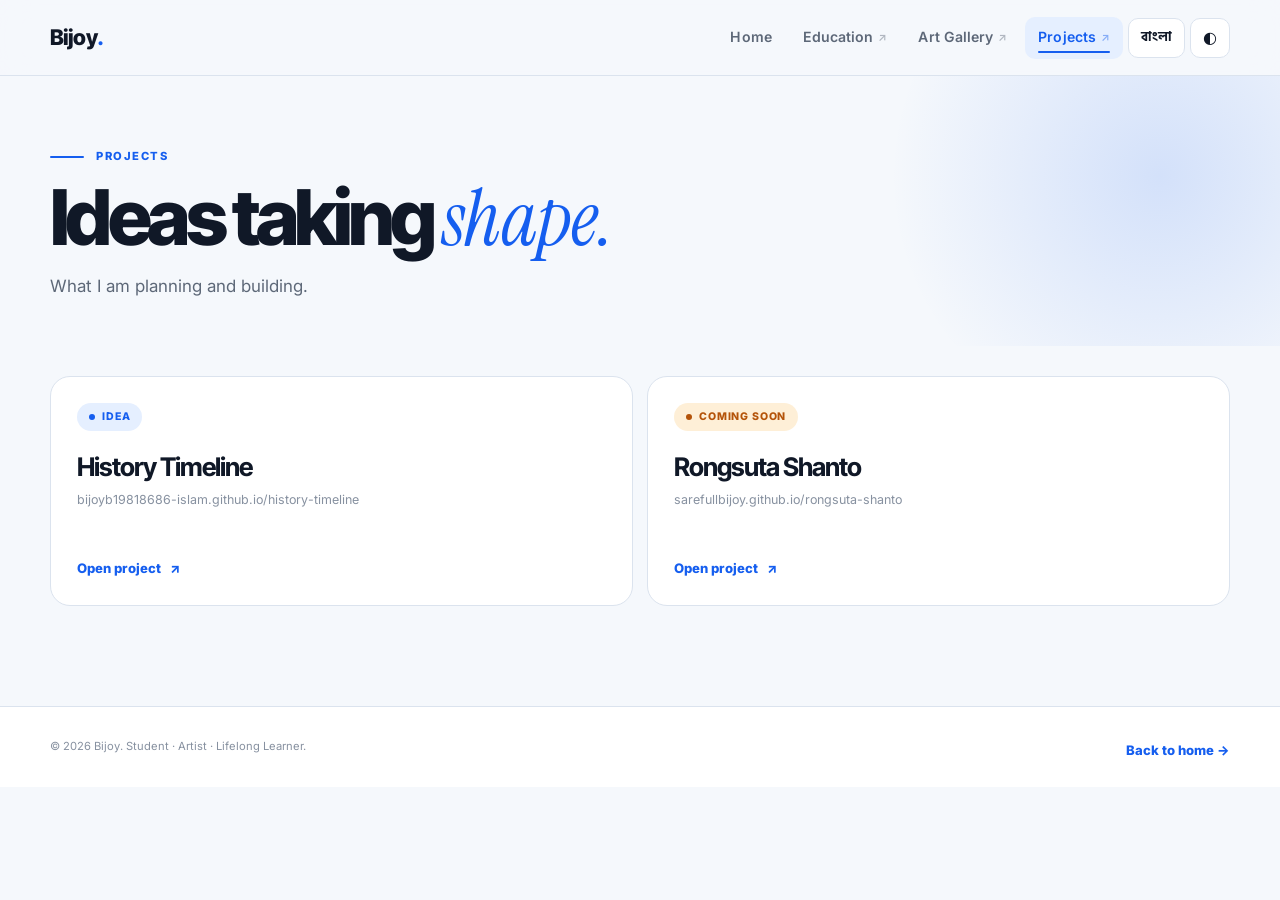
<file: project.html>
<!DOCTYPE html>
<html lang="en">

<head>

    <meta charset="UTF-8">

    <meta
        name="viewport"
        content="width=device-width, initial-scale=1.0"
    >

    <meta
        name="description"
        content="What I am planning and building."
    >
    <meta name="color-scheme" content="light dark">
    <meta name="theme-color" media="(prefers-color-scheme: light)" content="#fbfcfe">
    <meta name="theme-color" media="(prefers-color-scheme: dark)" content="#07111f">
    <meta property="og:type" content="website">
    <meta property="og:site_name" content="Sarefull Islam Bijoy">
    <meta property="og:description" content="What I am planning and building.">
    <link rel="icon" type="image/png" href="favicon.png">

    <script>try{var t=localStorage.getItem("bijoy-theme");if(t!=="light"&&t!=="dark")t=matchMedia("(prefers-color-scheme: dark)").matches?"dark":"light";document.documentElement.setAttribute("data-theme",t)}catch(e){}</script>
    <script>try{if(sessionStorage.getItem("bijoy-pt")&&!matchMedia("(prefers-reduced-motion: reduce)").matches)document.documentElement.classList.add("pt-cover")}catch(e){}</script>
    <title>Projects — Bijoy</title>

    <link rel="preconnect" href="https://fonts.googleapis.com">
    <link rel="preconnect" href="https://fonts.gstatic.com" crossorigin>
    <link href="https://fonts.googleapis.com/css2?family=Anek+Bangla:wght@500;600;700;800&family=Hind+Siliguri:wght@400;500;600;700&family=Instrument+Serif:ital@0;1&family=Inter+Tight:wght@500;600;700;800&family=Inter:wght@400;500;600;700;800&family=Noto+Serif+Bengali:wght@400;500;600&display=swap" rel="stylesheet">
    <link
        rel="stylesheet"
        href="style.css"
    >

</head>


<body>


    <!-- =====================================================
         HEADER
    ====================================================== -->

    <header class="site-header">

        <div class="container header-inner">


            <a
                href="index.html"
                class="site-logo"
                aria-label="Bijoy Home"
            >
                Bijoy<span class="logo-dot">.</span>
            </a>


            <button
                class="menu-toggle"
                data-menu-toggle
                type="button"
                aria-label="Open navigation"
                aria-expanded="false"
            >
                <span></span>
                <span></span>
                <span></span>
            </button>


            <nav
                class="site-nav"
                aria-label="Main navigation"
            >

                <a
                    href="index.html"
                    class="nav-link"
                    data-en="Home"
                    data-bn="হোম"
                >
                    Home
                </a>


                <a
                    href="education.html"
                    class="nav-link page-link"
                    data-en="Education"
                    data-bn="শিক্ষাযাত্রা"
                >
                    Education
                </a>


                <a
                    href="art.html"
                    class="nav-link page-link"
                    data-en="Art Gallery"
                    data-bn="শিল্পকর্ম"
                >
                    Art Gallery
                </a>

                <a
                    href="projects.html"
                    class="nav-link page-link active"
                    data-en="Projects"
                    data-bn="প্রজেক্ট"
                >
                    Projects
                </a>



                <button
                    class="language-toggle"
                    data-language-toggle
                    type="button"
                    aria-label="Switch to Bangla"
                >
                    বাংলা
                </button>


                <button
                    class="theme-toggle"
                    data-theme-toggle
                    type="button"
                    aria-label="Switch theme"
                >
                    <span class="theme-icon">◐</span>
                </button>

            </nav>

        </div>

    </header>



    <!-- =====================================================
         MAIN
    ====================================================== -->

    <main>

        <section class="education-hero projects-hero">

            <div class="container">

                <span
                    class="page-eyebrow"
                    data-en="PROJECTS"
                    data-bn="প্রজেক্ট"
                >
                    PROJECTS
                </span>

                <h1
                    data-en="Ideas taking shape."
                    data-bn="রূপ নিচ্ছে ধারণাগুলো।"
                >
                    Ideas taking shape.
                </h1>

                <p
                    data-en="What I am planning and building."
                    data-bn="আমি যা পরিকল্পনা ও তৈরি করছি।"
                >
                    What I am planning and building.
                </p>

            </div>

        </section>


        <section class="projects-page">

            <div class="container">

                <div class="projects-grid">

                    <a
                        class="project-card"
                        href="https://bijoyb19818686-islam.github.io/history-timeline/"
                        target="_blank"
                        rel="noopener noreferrer"
                    >
                        <span
                            class="project-status status-idea"
                            data-en="Idea"
                            data-bn="ধারণা"
                        >Idea</span>

                        <h3 class="project-title">History Timeline</h3>

                        <span class="project-url">bijoyb19818686-islam.github.io/history-timeline</span>

                        <span class="project-open">
                            <span
                                data-en="Open project"
                                data-bn="প্রজেক্ট দেখুন"
                            >Open project</span>
                            <span aria-hidden="true">↗</span>
                        </span>
                    </a>
                    <a
                        class="project-card"
                        href="https://sarefullbijoy.github.io/rongsuta-shanto/"
                        target="_blank"
                        rel="noopener noreferrer"
                    >
                        <span
                            class="project-status status-soon"
                            data-en="Coming soon"
                            data-bn="শীঘ্রই আসছে"
                        >Coming soon</span>

                        <h3 class="project-title">Rongsuta Shanto</h3>

                        <span class="project-url">sarefullbijoy.github.io/rongsuta-shanto</span>

                        <span class="project-open">
                            <span
                                data-en="Open project"
                                data-bn="প্রজেক্ট দেখুন"
                            >Open project</span>
                            <span aria-hidden="true">↗</span>
                        </span>
                    </a>

                </div>

            </div>

        </section>

    </main>



    <!-- =====================================================
         FOOTER
    ====================================================== -->

    <footer class="site-footer">

        <div class="container footer-inner">

            <p
                data-en="© 2026 Bijoy. Student · Artist · Lifelong Learner."
                data-bn="© ২০২৬ বিজয়। শিক্ষার্থী · শিল্পী · আজীবন শিক্ষার্থী।"
            >
                © 2026 Bijoy. Student · Artist · Lifelong Learner.
            </p>


            <a
                href="index.html"
                class="text-link"
                data-en="Back to home →"
                data-bn="হোমে ফিরে যান →"
            >
                Back to home →
            </a>

        </div>

    </footer>



    <script src="script.js"></script>

</body>

</html>
</file>
<file: style.css>
/* =========================================================
   BIJOY PORTFOLIO — STYLE.CSS
   v26.M2.4 + Coherence Refinements
========================================================= */


/* =========================================================
   01. ROOT
========================================================= */

:root {
    --bg: #f5f8fc;
    --surface: #ffffff;
    --surface-soft: #edf3fa;

    --text: #101827;
    --text-soft: #5d6878;
    --text-muted: #8791a0;

    --blue: #155eef;
    --blue-dark: #0b3fae;
    --blue-soft: #e5efff;

    --border: #dbe3ee;
    --border-strong: #c7d3e2;

    --shadow-sm:
        0 8px 24px rgba(16, 24, 39, 0.06);

    --shadow-md:
        0 18px 50px rgba(16, 24, 39, 0.10);

    --radius-sm: 12px;
    --radius-md: 20px;
    --radius-lg: 30px;

    --container: 1180px;
    --header-height: 76px;

    --ease:
        cubic-bezier(.2, .75, .25, 1);
}


/* =========================================================
   DARK THEME
========================================================= */

html[data-theme="dark"] {
    --bg: #07111f;
    --surface: #0d1a2b;
    --surface-soft: #102238;

    --text: #f1f5fb;
    --text-soft: #aeb9c9;
    --text-muted: #7f8da1;

    --blue: #4c8dff;
    --blue-dark: #78aaff;
    --blue-soft: #102c57;

    --border: #1e3047;
    --border-strong: #29405d;

    --shadow-sm:
        0 8px 24px rgba(0, 0, 0, .18);

    --shadow-md:
        0 18px 50px rgba(0, 0, 0, .30);
}


/* =========================================================
   02. RESET
========================================================= */

*,
*::before,
*::after {
    box-sizing: border-box;
}


html {
    scroll-behavior: smooth;
}


body {
    margin: 0;

    background: var(--bg);
    color: var(--text);

    font-family:
        Inter,
        "Segoe UI",
        Roboto,
        Helvetica,
        Arial,
        sans-serif;

    line-height: 1.6;

    transition:
        background-color .3s ease,
        color .3s ease;
}


img {
    display: block;
    max-width: 100%;
}


button,
a {
    font: inherit;
}


button {
    cursor: pointer;
}


a {
    color: inherit;
    text-decoration: none;
}


p,
h1,
h2,
h3 {
    margin-top: 0;
}


::selection {
    background: var(--blue);
    color: #fff;
}


/* =========================================================
   03. CONTAINER
========================================================= */

.container {
    width:
        min(
            calc(100% - 40px),
            var(--container)
        );

    margin-inline: auto;
}


/* =========================================================
   04. HEADER
========================================================= */

.site-header {
    position: sticky;
    top: 0;
    z-index: 1000;

    height: var(--header-height);

    background:
        color-mix(
            in srgb,
            var(--bg) 88%,
            transparent
        );

    backdrop-filter: blur(16px);

    border-bottom:
        1px solid var(--border);
}


.header-inner {
    height: 100%;

    display: flex;
    align-items: center;
    justify-content: space-between;

    gap: 24px;
}


/* LOGO */

.site-logo {
    display: inline-flex;
    align-items: baseline;

    font-size: 1.35rem;
    font-weight: 800;

    letter-spacing: -.04em;

    white-space: nowrap;
}


.logo-dot {
    color: var(--blue);
}


/* NAVIGATION */

.site-nav {
    display: flex;
    align-items: center;

    gap: 5px;
}


.nav-link {
    position: relative;

    display: inline-flex;
    align-items: center;

    min-height: 42px;
    padding: 0 13px;

    color: var(--text-soft);

    font-size: .88rem;
    font-weight: 600;

    border-radius: 10px;

    transition:
        color .2s ease,
        background-color .2s ease;
}


.nav-link:hover {
    color: var(--text);
    background: var(--surface-soft);
}


.nav-link.active {
    color: var(--blue);
}


/* PAGE LINKS */

.nav-link.page-link::after {
    content: "↗";

    margin-left: 5px;

    font-size: .7rem;

    opacity: .45;

    transition:
        transform .2s ease,
        opacity .2s ease;
}


.nav-link.page-link:hover::after {
    opacity: 1;

    transform:
        translate(2px, -2px);
}


/* LANGUAGE + THEME */

.language-toggle,
.theme-toggle {
    min-height: 40px;

    border:
        1px solid var(--border);

    border-radius: 10px;

    background: var(--surface);
    color: var(--text);

    transition:
        border-color .2s ease,
        background-color .2s ease,
        transform .2s ease;
}


.language-toggle {
    padding: 0 12px;

    font-size: .8rem;
    font-weight: 700;
}


.theme-toggle {
    width: 40px;

    display: grid;
    place-items: center;

    padding: 0;
}


.language-toggle:hover,
.theme-toggle:hover {
    border-color: var(--blue);

    background: var(--blue-soft);

    transform:
        translateY(-1px);
}


.theme-icon {
    font-size: 1rem;
}


/* MOBILE MENU */

.menu-toggle {
    display: none;

    width: 42px;
    height: 42px;

    padding: 9px;

    border:
        1px solid var(--border);

    border-radius: 10px;

    background: var(--surface);
}


.menu-toggle span {
    display: block;

    width: 100%;
    height: 2px;

    margin: 5px 0;

    background: var(--text);

    border-radius: 999px;
}


/* =========================================================
   05. HERO
========================================================= */

.hero {
    position: relative;

    overflow: hidden;

    padding:
        clamp(55px, 7vw, 90px)
        0
        0;
}


.hero-grid {
    min-height: 560px;

    display: grid;

    grid-template-columns:
        minmax(0, 1.08fr)
        minmax(380px, .92fr);

    align-items: center;

    gap:
        clamp(40px, 7vw, 100px);
}


/* HERO TEXT */

.hero-kicker {
    display: flex;
    align-items: center;

    gap: 10px;

    margin-bottom: 20px;

    color: var(--blue);

    font-size: .76rem;
    font-weight: 800;

    letter-spacing: .12em;
    text-transform: uppercase;
}


.kicker-line {
    width: 30px;
    height: 2px;

    background: var(--blue);
}


.hero-name {
    margin-bottom: 24px;

    font-size:
        clamp(3.1rem, 6vw, 6.4rem);

    line-height: .92;

    letter-spacing: -.065em;
}


.name-first,
.name-last {
    display: block;
}


.name-last {
    color: var(--blue);
}


.name-dot {
    color: var(--text);
}


.hero-statement {
    max-width: 620px;

    margin-bottom: 14px;

    font-size:
        clamp(1.25rem, 2vw, 1.7rem);

    line-height: 1.25;

    font-weight: 600;

    letter-spacing: -.025em;
}


.hero-description {
    max-width: 590px;

    margin-bottom: 24px;

    color: var(--text-soft);

    font-size: 1rem;
}


.hero-meta {
    display: flex;
    flex-wrap: wrap;

    gap: 9px;

    color: var(--text-muted);

    font-size: .75rem;
    font-weight: 700;

    letter-spacing: .06em;
    text-transform: uppercase;
}


.meta-divider {
    color: var(--border-strong);
}


/* =========================================================
   06. HERO VISUAL
========================================================= */

.hero-visual {
    position: relative;

    min-height: 500px;

    display: grid;
    place-items: center;
}


/* PROFILE */

.profile-frame {
    position: relative;

    width: min(390px, 82%);

    aspect-ratio: 4 / 5;

    padding: 9px;

    border-radius: 34px;

    background:
        linear-gradient(
            135deg,
            var(--blue),
            transparent 48%,
            var(--blue-dark)
        );

    box-shadow: var(--shadow-md);

    transform: rotate(1.2deg);

    z-index: 3;
}


.profile-frame-inner {
    width: 100%;
    height: 100%;

    overflow: hidden;

    border-radius: 27px;

    background: var(--surface);
}


.profile-frame img {
    width: 100%;
    height: 100%;

    object-fit: cover;
}


/* =========================================================
   LIVE HERO ELEMENTS
========================================================= */

.hero-circle {
    position: absolute;

    border:
        1px solid var(--border-strong);

    border-radius: 50%;

    pointer-events: none;

    will-change: transform;

    z-index: 1;

    animation:
        heroOrbit
        9s
        ease-in-out
        infinite;
}


.circle-one {
    width: 430px;
    height: 430px;

    animation-duration: 8s;
}


.circle-two {
    width: 520px;
    height: 520px;

    opacity: .45;

    animation-duration: 12s;

    animation-delay: -3s;
}


/* CIRCLE MOVEMENT */

@keyframes heroOrbit {

    0% {
        transform:
            translate3d(0, 0, 0)
            rotate(0deg);
    }

    25% {
        transform:
            translate3d(12px, -10px, 0)
            rotate(2deg);
    }

    50% {
        transform:
            translate3d(4px, -18px, 0)
            rotate(-1deg);
    }

    75% {
        transform:
            translate3d(-12px, -7px, 0)
            rotate(-2deg);
    }

    100% {
        transform:
            translate3d(0, 0, 0)
            rotate(0deg);
    }
}


/* DECORATIVE LINES */

.hero-line {
    position: absolute;

    width: 100px;
    height: 1px;

    background: var(--blue);

    opacity: .35;

    transform-origin: center;

    pointer-events: none;

    will-change: transform, opacity;

    z-index: 2;

    animation:
        lineFloat
        6s
        ease-in-out
        infinite;
}


.line-one {
    top: 16%;
    right: 4%;

    transform: rotate(-35deg);

    animation-delay: -1s;
}


.line-two {
    bottom: 15%;
    left: 3%;

    transform: rotate(35deg);

    animation-delay: -3s;
}


/* LINE MOVEMENT */

@keyframes lineFloat {

    0%,
    100% {
        transform:
            translate3d(0, 0, 0)
            rotate(-35deg);

        opacity: .25;
    }

    50% {
        transform:
            translate3d(8px, -10px, 0)
            rotate(-30deg);

        opacity: .55;
    }
}


.line-two {
    animation-name: lineFloatTwo;
}


@keyframes lineFloatTwo {

    0%,
    100% {
        transform:
            translate3d(0, 0, 0)
            rotate(35deg);

        opacity: .25;
    }

    50% {
        transform:
            translate3d(-8px, -10px, 0)
            rotate(30deg);

        opacity: .55;
    }
}


/* =========================================================
   PROFILE LABELS
========================================================= */

.profile-label {
    position: absolute;

    display: flex;
    align-items: center;

    gap: 8px;

    padding: 9px 12px;

    border:
        1px solid var(--border);

    border-radius: 999px;

    background: var(--surface);

    box-shadow: var(--shadow-sm);

    color: var(--text-soft);

    font-size: .7rem;
    font-weight: 700;

    z-index: 5;
}


.label-top {
    top: 15%;
    left: 2%;
}


.label-bottom {
    right: 2%;
    bottom: 15%;
}


.label-dot {
    width: 7px;
    height: 7px;

    border-radius: 50%;

    background: var(--blue);
}


.label-arrow {
    color: var(--blue);
}


/* =========================================================
   07. INTEREST BAR
========================================================= */

.hero-interest-bar {
    position: relative;

    margin-top: 30px;

    overflow: hidden;

    border-top:
        1px solid var(--border);

    border-bottom:
        1px solid var(--border);

    background: var(--surface);

    white-space: nowrap;
}


.interest-track {
    width: max-content;

    display: flex;
    align-items: center;

    gap: 28px;

    min-height: 58px;

    padding: 10px 28px;

    color: var(--text-muted);

    font-size: .68rem;
    font-weight: 800;

    letter-spacing: .14em;

    animation:
        interestMove
        22s
        linear
        infinite;

    will-change: transform;
}


.interest-track i {
    color: var(--blue);

    font-style: normal;

    font-size: .9rem;
}


/* CONTINUOUS MOVEMENT */

@keyframes interestMove {

    from {
        transform: translateX(0);
    }

    to {
        transform: translateX(-50%);
    }

}


/* SOFT EDGE FADE */

.hero-interest-bar::before,
.hero-interest-bar::after {

    content: "";

    position: absolute;

    top: 0;
    bottom: 0;

    width: 55px;

    z-index: 2;

    pointer-events: none;
}


.hero-interest-bar::before {
    left: 0;

    background:
        linear-gradient(
            to right,
            var(--surface),
            transparent
        );
}


.hero-interest-bar::after {
    right: 0;

    background:
        linear-gradient(
            to left,
            var(--surface),
            transparent
        );
}


/* HOVER — SLOW DOWN */

.hero-interest-bar:hover .interest-track {
    animation-play-state: paused;
}


/* =========================================================
   08. SECTIONS
========================================================= */

.section {
    padding:
        clamp(70px, 8vw, 105px)
        0;
}


.section-topline {
    display: flex;
    align-items: center;

    gap: 12px;

    margin-bottom: 35px;

    color: var(--text-muted);

    font-size: .68rem;
    font-weight: 800;

    letter-spacing: .12em;
    text-transform: uppercase;
}


.section-number {
    color: var(--blue);
}


.section-label::before {
    content: "";

    display: inline-block;

    width: 25px;
    height: 1px;

    margin-right: 10px;

    vertical-align: middle;

    background: var(--border-strong);
}


.section-heading-row {
    display: grid;

    grid-template-columns:
        minmax(0, 1.1fr)
        minmax(260px, .65fr);

    align-items: end;

    gap: 50px;

    margin-bottom: 45px;
}


.section-title {
    max-width: 760px;

    margin-bottom: 0;

    font-size:
        clamp(2.1rem, 4vw, 4rem);

    line-height: 1;

    letter-spacing: -.055em;
}


.section-description {
    max-width: 430px;

    margin-bottom: 3px;

    color: var(--text-soft);

    font-size: .95rem;
}


/* =========================================================
   09. ABOUT
========================================================= */

.about-section {
    background: var(--surface);
}


.about-layout {
    display: grid;

    grid-template-columns:
        minmax(0, 1.1fr)
        minmax(280px, .75fr);

    gap:
        clamp(45px, 8vw, 120px);

    align-items: start;
}


.about-main .section-title {
    max-width: 700px;
}


.about-copy {
    padding-top: 8px;
}


.about-copy p {
    margin-bottom: 20px;

    color: var(--text-soft);

    font-size: .98rem;
}


.about-copy .lead-text {
    color: var(--text);

    font-size: 1.15rem;

    line-height: 1.55;
}


/* =========================================================
   10. TEXT LINKS
========================================================= */

.text-link {
    display: inline-flex;
    align-items: center;

    gap: 9px;

    margin-top: 8px;

    color: var(--blue);

    font-size: .82rem;
    font-weight: 800;
}


.text-link span:last-child {
    transition:
        transform .2s var(--ease);
}


.text-link:hover span:last-child {
    transform:
        translate(4px, -3px);
}


/* =========================================================
   11. EDUCATION TIMELINE (HOME)
========================================================= */

.education-home-section {
    background: var(--bg);
}


.education-timeline {
    position: relative;

    display: grid;

    grid-template-columns:
        repeat(3, 1fr);

    gap: 0;

    margin-top: 10px;
}


.education-timeline::before {
    content: "";

    position: absolute;

    top: 20px;
    left: 8%;

    width: 84%;
    height: 1px;

    background: var(--border-strong);

    z-index: 0;
}


.timeline-item {
    position: relative;

    padding:
        0
        22px;
}


.timeline-marker {
    position: relative;
    z-index: 2;

    width: 42px;
    height: 42px;

    display: grid;
    place-items: center;

    margin-bottom: 25px;

    border:
        1px solid var(--blue);

    border-radius: 50%;

    background: var(--surface);

    color: var(--blue);

    font-size: .65rem;
    font-weight: 800;
}


.timeline-status {
    display: block;

    margin-bottom: 8px;

    color: var(--text-muted);

    font-size: .65rem;
    font-weight: 800;

    letter-spacing: .1em;
}


.timeline-status.current {
    color: var(--blue);
}


.timeline-content h3 {
    margin-bottom: 8px;

    font-size: 1.2rem;

    letter-spacing: -.025em;
}


.timeline-content p {
    margin: 0;

    color: var(--text-soft);

    font-size: .86rem;
}


.timeline-item.current .timeline-marker {
    background: var(--blue);

    color: #fff;
}


.section-action {
    margin-top: 35px;
}


/* =========================================================
   12. ART FEATURE (HOME)
========================================================= */

.home-art-section {
    background: var(--surface);
}


.home-art-feature {
    display: grid;

    grid-template-columns:
        minmax(0, 1.05fr)
        minmax(280px, .75fr);

    align-items: center;

    gap:
        clamp(45px, 8vw, 110px);
}


.home-art-visual {
    position: relative;
}


.art-image-frame {
    margin: 0;

    aspect-ratio: 4 / 3;

    overflow: hidden;

    border-radius: var(--radius-lg);

    background: var(--surface-soft);

    box-shadow: var(--shadow-md);
}


.art-image-frame img {
    width: 100%;
    height: 100%;

    object-fit: cover;

    transition:
        transform .6s var(--ease);
}


.art-image-frame:hover img {
    transform:
        scale(1.025);
}


.art-image-index {
    position: absolute;

    right: 18px;
    bottom: 18px;

    padding: 7px 10px;

    border:
        1px solid var(--border);

    border-radius: 8px;

    background: var(--surface);

    color: var(--text-soft);

    font-size: .65rem;
    font-weight: 800;
}


.artwork-category {
    display: block;

    margin-bottom: 15px;

    color: var(--blue);

    font-size: .68rem;
    font-weight: 800;

    letter-spacing: .12em;
}


.home-art-info h2 {
    max-width: 550px;

    margin-bottom: 18px;

    font-size:
        clamp(2rem, 4vw, 3.6rem);

    line-height: 1;

    letter-spacing: -.05em;
}


.home-art-info p {
    max-width: 480px;

    margin-bottom: 20px;

    color: var(--text-soft);
}


/* =========================================================
   13. SKILLS
========================================================= */

.skills-section {
    background: var(--bg);
}


.skills-grid {
    display: grid;

    grid-template-columns:
        repeat(4, 1fr);

    gap: 14px;
}


.skill-card {
    position: relative;

    min-height: 270px;

    display: flex;
    flex-direction: column;

    padding: 24px;

    border:
        1px solid var(--border);

    border-radius: var(--radius-md);

    background: var(--surface);

    transition:
        transform .25s var(--ease),
        border-color .25s ease,
        box-shadow .25s ease;
}


.skill-card:hover {
    transform:
        translateY(-5px);

    border-color: var(--blue);

    box-shadow: var(--shadow-sm);
}


.skill-number {
    margin-bottom: auto;

    color: var(--blue);

    font-size: .7rem;
    font-weight: 800;
}


.skill-category {
    display: block;

    margin-bottom: 7px;

    color: var(--text-muted);

    font-size: .62rem;
    font-weight: 800;

    letter-spacing: .1em;
}


.skill-card h3 {
    margin-bottom: 10px;

    font-size: 1.35rem;

    letter-spacing: -.035em;
}


.skill-card p {
    margin-bottom: 0;

    color: var(--text-soft);

    font-size: .83rem;
}


/* =========================================================
   14. CONTACT
========================================================= */

.contact-section {
    padding-top: 60px;
}


.contact-block {
    padding:
        clamp(35px, 6vw, 70px);

    border:
        1px solid var(--border);

    border-radius: var(--radius-lg);

    background:
        linear-gradient(
            135deg,
            var(--surface),
            var(--surface-soft)
        );

    text-align: center;
}


.contact-block .section-label {
    display: block;

    margin-bottom: 18px;

    color: var(--blue);

    font-size: .68rem;
    font-weight: 800;

    letter-spacing: .12em;
}


.contact-block h2 {
    margin-bottom: 12px;

    font-size:
        clamp(2rem, 4vw, 3.7rem);

    line-height: 1;

    letter-spacing: -.05em;
}


.contact-block > p {
    max-width: 500px;

    margin:
        0
        auto
        28px;

    color: var(--text-soft);
}


.social-links {
    display: flex;

    justify-content: center;

    flex-wrap: wrap;

    gap: 10px;
}


.social-link {
    display: inline-flex;
    align-items: center;

    gap: 9px;

    padding: 10px 14px;

    border:
        1px solid var(--border);

    border-radius: 10px;

    background: var(--surface);

    color: var(--text-soft);

    font-size: .8rem;
    font-weight: 700;

    transition:
        border-color .2s ease,
        color .2s ease,
        transform .2s ease;
}


.social-link:hover {
    border-color: var(--blue);

    color: var(--blue);

    transform:
        translateY(-2px);
}


.social-icon {
    display: grid;
    place-items: center;

    width: 24px;
    height: 24px;

    border-radius: 7px;

    background: var(--blue);

    color: #fff;

    font-size: .65rem;
    font-weight: 900;
}


/* =========================================================
   15. FOOTER
========================================================= */

.site-footer {
    border-top:
        1px solid var(--border);

    background: var(--surface);
}


.footer-inner {
    min-height: 80px;

    display: flex;
    align-items: center;
    justify-content: space-between;

    gap: 20px;
}


.footer-inner p {
    margin: 0;

    color: var(--text-muted);

    font-size: .7rem;
}


/* =========================================================
   16. REVEAL
========================================================= */

[data-reveal] {
    animation:
        revealUp
        .7s
        var(--ease)
        both;
}


@keyframes revealUp {

    from {
        opacity: 0;

        transform:
            translateY(18px);
    }

    to {
        opacity: 1;

        transform:
            translateY(0);
    }
}


/* =========================================================
   17. FOCUS
========================================================= */

a:focus-visible,
button:focus-visible {
    outline:
        3px solid
        color-mix(
            in srgb,
            var(--blue) 35%,
            transparent
        );

    outline-offset: 3px;
}


/* =========================================================
   18. TABLET
========================================================= */

@media (max-width: 1000px) {

    .site-nav {
        gap: 2px;
    }


    .nav-link {
        padding-inline: 9px;

        font-size: .8rem;
    }


    .hero-grid {
        grid-template-columns:
            1fr
            .75fr;

        gap: 35px;
    }


    .hero-name {
        font-size:
            clamp(3rem, 6vw, 5rem);
    }


    .hero-visual {
        min-height: 440px;
    }


    .profile-frame {
        width:
            min(330px, 82%);
    }


    .skills-grid {
        grid-template-columns:
            repeat(2, 1fr);
    }


    .about-layout,
    .home-art-feature {
        gap: 50px;
    }

}


/* =========================================================
   19. MOBILE
========================================================= */

@media (max-width: 760px) {

    :root {
        --header-height: 68px;
    }


    .container {
        width:
            min(
                calc(100% - 28px),
                var(--container)
            );
    }


    /* HEADER */

    .site-nav {
        position: fixed;

        top: var(--header-height);

        left: 14px;
        right: 14px;

        display: none;

        flex-direction: column;
        align-items: stretch;

        padding: 12px;

        border:
            1px solid var(--border);

        border-radius: 16px;

        background: var(--surface);

        box-shadow: var(--shadow-md);
    }


    .site-nav.is-open {
        display: flex;
    }


    .nav-link {
        width: 100%;

        justify-content: space-between;

        min-height: 46px;

        padding-inline: 12px;
    }


    .language-toggle,
    .theme-toggle {
        align-self: stretch;
    }


    .theme-toggle {
        width: 100%;
    }


    .menu-toggle {
        display: block;
    }


    /* HERO */

    .hero {
        padding-top: 45px;
    }


    .hero-grid {
        min-height: 0;

        grid-template-columns: 1fr;

        gap: 35px;
    }


    .hero-content {
        order: 1;
    }


    .hero-visual {
        order: 2;

        min-height: 390px;
    }


    .hero-name {
        font-size:
            clamp(3rem, 14vw, 4.7rem);
    }


    .hero-statement {
        font-size: 1.25rem;
    }


    .hero-description {
        font-size: .92rem;
    }


    .circle-one {
        width: 330px;
        height: 330px;
    }


    .circle-two {
        width: 390px;
        height: 390px;
    }


    .profile-frame {
        width:
            min(300px, 76%);
    }


    .profile-label {
        font-size: .62rem;
    }


    .label-top {
        left: 0;
    }


    .label-bottom {
        right: 0;
    }


    .interest-track {
        justify-content: flex-start;

        overflow: hidden;

        flex-wrap: nowrap;

        white-space: nowrap;
    }


    /* SECTIONS */

    .section {
        padding:
            65px 0;
    }


    .section-heading-row,
    .about-layout,
    .home-art-feature {
        grid-template-columns: 1fr;

        gap: 25px;
    }


    .section-heading-row {
        margin-bottom: 30px;
    }


    .section-title {
        font-size:
            clamp(2rem, 10vw, 3rem);
    }


    /* EDUCATION */

    .education-timeline {
        grid-template-columns: 1fr;

        gap: 28px;

        padding-left: 18px;
    }


    .education-timeline::before {
        top: 20px;
        bottom: 20px;

        left: 20px;

        width: 1px;
        height: auto;
    }


    .timeline-item {
        display: grid;

        grid-template-columns:
            44px 1fr;

        gap: 18px;

        padding: 0;
    }


    .timeline-marker {
        margin: 0;
    }


    .timeline-content {
        padding-top: 2px;
    }


    /* SKILLS */

    .skills-grid {
        grid-template-columns: 1fr;
    }


    .skill-card {
        min-height: 220px;
    }


    /* CONTACT */

    .contact-block {
        padding:
            32px 20px;
    }


    /* FOOTER */

    .footer-inner {
        padding:
            20px 0;

        flex-direction: column;

        align-items: flex-start;
    }

}


/* =========================================================
   20. SMALL MOBILE
========================================================= */

@media (max-width: 430px) {

    .hero-name {
        font-size: 2.8rem;
    }


    .hero-visual {
        min-height: 340px;
    }


    .profile-frame {
        width: 250px;
    }


    .profile-label {
        padding:
            7px 9px;
    }


    .hero-meta {
        font-size: .65rem;
    }


    .social-links {
        flex-direction: column;
    }


    .social-link {
        justify-content: center;
    }

}


/* =========================================================
   21. REDUCED MOTION
========================================================= */

@media (prefers-reduced-motion: reduce) {

    html {
        scroll-behavior: auto;
    }


    *,
    *::before,
    *::after {
        animation-duration:
            .01ms !important;

        animation-iteration-count:
            1 !important;

        transition-duration:
            .01ms !important;
    }

}


/* =========================================================
   PHILOSOPHY / LIFE THOUGHTS
========================================================= */

.philosophy-section {
    position: relative;

    padding: 100px 0;

    border-top: 1px solid var(--border);
    border-bottom: 1px solid var(--border);

    background: var(--surface);
}


.philosophy-grid {
    display: grid;

    grid-template-columns:
        repeat(2, minmax(0, 1fr));

    gap: 22px;
}


.philosophy-card {
    position: relative;

    min-height: 310px;

    display: flex;

    flex-direction: column;

    justify-content: space-between;

    margin: 0;

    padding: 38px;

    overflow: hidden;

    border: 1px solid var(--border);

    border-radius: 26px;

    background: var(--surface-soft);

    box-shadow: var(--shadow-sm);

    transition:
        transform .35s var(--ease),
        border-color .35s ease,
        box-shadow .35s ease;
}


.philosophy-card:hover {
    transform: translateY(-6px);

    border-color: var(--blue);

    box-shadow: var(--shadow-md);
}


.philosophy-card::before {
    content: "“";

    position: absolute;

    top: 12px;
    right: 28px;

    color: var(--blue);

    font-family: Georgia, serif;

    font-size: 7rem;

    line-height: 1;

    opacity: .12;

    pointer-events: none;
}


.philosophy-card p {
    position: relative;

    z-index: 1;

    max-width: 650px;

    margin: 0;

    color: var(--text);

    font-size:
        clamp(1.45rem, 2.6vw, 2.25rem);

    font-weight: 600;

    line-height: 1.25;

    letter-spacing: -.035em;
}


.philosophy-card footer {
    position: relative;

    z-index: 1;

    margin-top: 35px;

    padding-top: 18px;

    border-top: 1px solid var(--border);
}


.philosophy-card cite {
    color: var(--text-soft);

    font-size: .75rem;

    font-style: normal;

    font-weight: 700;

    letter-spacing: .02em;
}


.philosophy-card:first-child {
    background:
        linear-gradient(
            145deg,
            var(--surface-soft),
            var(--surface)
        );
}


.philosophy-card:nth-child(2) {
    background:
        linear-gradient(
            145deg,
            var(--surface),
            var(--surface-soft)
        );
}


.philosophy-card[data-reveal] {
    opacity: 0;

    transform: translateY(25px);

    transition:
        opacity .7s ease,
        transform .7s var(--ease),
        border-color .35s ease,
        box-shadow .35s ease;
}


.philosophy-card[data-reveal].is-visible {
    opacity: 1;

    transform: translateY(0);
}


/* =========================================================
   EDUCATION PAGE — CARDS
========================================================= */

.education-hero {
    padding: 90px 0 55px;
}

.page-eyebrow {
    display: block;
    margin-bottom: 16px;

    color: var(--blue);

    font-size: .7rem;
    font-weight: 800;
    letter-spacing: .14em;
}

.education-hero h1 {
    max-width: 800px;
    margin: 0 0 16px;

    font-size: clamp(2.8rem, 6vw, 5rem);
    line-height: .95;
    letter-spacing: -.06em;
}

.education-hero p {
    max-width: 560px;
    margin: 0;

    color: var(--text-soft);
}


.education-journey {
    padding: 30px 0 100px;
}

.education-list {
    position: relative;

    max-width: 1000px;
    margin: 0 auto;
    padding: 20px 0;
}

.education-list::before {
    content: "";

    position: absolute;

    top: 0;
    bottom: 0;
    left: 50%;

    width: 1px;

    background: var(--border-strong);

    transform: translateX(-50%);
}


.education-entry {
    position: relative;

    display: grid;

    grid-template-columns: 150px 1fr;

    gap: 35px;

    margin-bottom: 55px;
}

.education-entry:last-child {
    margin-bottom: 0;
}


.education-entry::before {
    content: "";

    position: absolute;

    top: 32px;
    left: calc(150px + 17px);

    width: 12px;
    height: 12px;

    border: 3px solid var(--bg);
    border-radius: 50%;

    background: var(--blue);

    box-shadow:
        0 0 0 1px var(--blue);

    transform: translateX(-50%);

    z-index: 3;
}


.education-year {
    padding-top: 24px;

    color: var(--blue);

    font-size: .78rem;
    font-weight: 800;

    letter-spacing: .06em;
}


.education-card {
    position: relative;

    display: grid;

    grid-template-columns: 280px 1fr;

    min-height: 240px;

    overflow: hidden;

    border:
        1px solid var(--border);

    border-radius: 24px;

    background: var(--surface);

    box-shadow: var(--shadow-sm);

    transition:
        transform .3s var(--ease),
        border-color .3s ease,
        box-shadow .3s ease;
}


.education-card:hover {
    transform: translateY(-5px);

    border-color: var(--blue);

    box-shadow: var(--shadow-md);
}


.education-image {
    min-height: 240px;

    overflow: hidden;

    background: var(--surface-soft);
}


.education-image img {
    width: 100%;
    height: 100%;

    object-fit: cover;

    transition:
        transform .6s var(--ease);
}


.education-card:hover .education-image img {
    transform: scale(1.04);
}


.education-info {
    position: relative;

    display: flex;
    flex-direction: column;

    justify-content: center;

    padding: 30px 32px;
}


.education-level {
    display: block;

    margin-bottom: 10px;

    color: var(--text-muted);

    font-size: .65rem;
    font-weight: 800;

    letter-spacing: .12em;
}


.education-info h3 {
    max-width: 470px;

    margin: 0 0 18px;

    font-size: clamp(1.45rem, 2.4vw, 2.2rem);

    line-height: 1.08;

    letter-spacing: -.04em;
}


.education-meta {
    display: flex;
    flex-wrap: wrap;

    gap: 8px;
}


.education-meta span {
    display: inline-flex;

    padding: 7px 10px;

    border:
        1px solid var(--border);

    border-radius: 8px;

    background: var(--surface-soft);

    color: var(--text-soft);

    font-size: .68rem;
    font-weight: 700;
}


.institution-logo {
    width: 58px;
    height: 58px;

    margin-bottom: 16px;

    padding: 7px;

    display: grid;
    place-items: center;

    border:
        1px solid var(--border);

    border-radius: 14px;

    background: var(--surface);
}


.institution-logo img {
    width: 100%;
    height: 100%;

    object-fit: contain;
}


.primary-entry .education-info {
    padding-top: 35px;
}


.college-entry .education-card {
    border-color:
        color-mix(
            in srgb,
            var(--blue) 45%,
            var(--border)
        );
}


.college-entry .education-level {
    color: var(--blue);
}


.college-entry::before {
    width: 16px;
    height: 16px;
}


.institution-link {
    position: relative;

    color: var(--text);

    transition:
        color .2s ease;
}


.institution-link::after {
    content: "↗";

    display: inline-block;

    margin-left: 8px;

    color: var(--blue);

    font-size: .7em;

    opacity: .7;

    transform:
        translateY(-3px);

    transition:
        transform .2s ease;
}


.institution-link:hover {
    color: var(--blue);
}


.institution-link:hover::after {
    transform:
        translate(3px, -6px);
}


.education-next {
    padding: 80px 0;

    border-top:
        1px solid var(--border);

    background: var(--surface);
}


.education-next-inner {
    display: grid;

    grid-template-columns:
        1fr 1fr;

    align-items: center;

    gap: 70px;
}


.education-next h2 {
    margin: 0;

    font-size:
        clamp(2rem, 4vw, 3.5rem);

    line-height: 1;

    letter-spacing: -.05em;
}


.learning-tags {
    display: flex;

    flex-wrap: wrap;

    gap: 9px;
}


.learning-tags span {
    padding: 9px 13px;

    border:
        1px solid var(--border);

    border-radius: 999px;

    background: var(--surface-soft);

    color: var(--text-soft);

    font-size: .72rem;
    font-weight: 700;
}


.visually-hidden {
    position: absolute;

    width: 1px;
    height: 1px;

    padding: 0;
    margin: -1px;

    overflow: hidden;

    clip: rect(0, 0, 0, 0);

    white-space: nowrap;

    border: 0;
}


@media (max-width: 760px) {

    .education-hero {
        padding: 60px 0 35px;
    }


    .education-hero h1 {
        font-size:
            clamp(2.5rem, 12vw, 4rem);
    }


    .education-list {
        padding-left: 18px;
    }


    .education-list::before {
        left: 6px;

        transform: none;
    }


    .education-entry {
        display: block;

        margin-bottom: 35px;
        padding-left: 25px;
    }


    .education-entry::before {
        top: 30px;
        left: 0;

        transform: translateX(-50%);
    }


    .education-year {
        padding: 0 0 12px;

        font-size: .7rem;
    }


    .education-card {
        grid-template-columns: 1fr;

        min-height: 0;

        border-radius: 20px;
    }


    .education-image {
        height: 210px;
        min-height: 210px;
    }


    .education-info {
        padding: 25px 22px;
    }


    .education-info h3 {
        font-size: 1.45rem;
    }


    .education-next-inner {
        grid-template-columns: 1fr;

        gap: 30px;
    }

}


@media (max-width: 430px) {

    .education-image {
        height: 180px;
        min-height: 180px;
    }


    .education-info {
        padding: 22px 18px;
    }


    .institution-logo {
        width: 50px;
        height: 50px;
    }

}


/* =========================================================
   ART GALLERY PAGE
========================================================= */

.art-hero {
    padding: 90px 0 55px;
}

.art-hero h1 {
    margin: 0 0 15px;

    font-size: clamp(3rem, 7vw, 6rem);
    line-height: .9;
    letter-spacing: -.065em;
}

.art-hero p {
    max-width: 500px;
    margin: 0;

    color: var(--text-soft);
}


.art-gallery {
    padding: 30px 0 110px;
}

.gallery-header {
    display: flex;

    align-items: center;
    justify-content: space-between;

    margin-bottom: 28px;

    border-bottom: 1px solid var(--border);

    padding-bottom: 18px;
}

.gallery-header h2 {
    margin: 0;

    font-size: 1.4rem;

    letter-spacing: -.03em;
}

.gallery-count {
    color: var(--text-muted);

    font-size: .65rem;
    font-weight: 800;

    letter-spacing: .13em;
}


.art-grid {
    display: grid;

    grid-template-columns:
        repeat(3, minmax(0, 1fr));

    gap: 18px;
}


.art-item {
    display: block;

    width: 100%;

    padding: 0;

    border: 0;

    background: transparent;

    color: inherit;

    text-align: left;

    font: inherit;

    cursor: pointer;
}


.art-image {
    position: relative;

    display: block;

    width: 100%;

    aspect-ratio: 4 / 5;

    overflow: hidden;

    border-radius: 18px;

    background: var(--surface-soft);

    border: 1px solid var(--border);

    box-shadow: var(--shadow-sm);
}


.art-image img {
    display: block;

    width: 100%;
    height: 100%;

    object-fit: cover;

    transition:
        transform .6s cubic-bezier(.2,.7,.2,1),
        filter .4s ease;
}


.art-item:hover .art-image img {
    transform: scale(1.045);

    filter: brightness(.82);
}


.art-image::after {
    content: "VIEW";

    position: absolute;

    left: 50%;
    top: 50%;

    padding: 9px 13px;

    border: 1px solid rgba(255,255,255,.35);

    border-radius: 999px;

    background: rgba(0,0,0,.45);

    color: white;

    font-size: .6rem;
    font-weight: 800;

    letter-spacing: .12em;

    opacity: 0;

    transform:
        translate(-50%, -40%);

    transition:
        opacity .3s ease,
        transform .3s ease;

    backdrop-filter: blur(8px);
}


.art-item:hover .art-image::after {
    opacity: 1;

    transform:
        translate(-50%, -50%);
}


.art-info {
    display: flex;

    align-items: center;
    justify-content: space-between;

    gap: 15px;

    padding: 14px 3px 5px;
}


.art-info strong {
    color: var(--text);

    font-size: .88rem;
    font-weight: 700;
}


.art-info small {
    color: var(--text-muted);

    font-size: .7rem;
    font-weight: 700;
}


.art-lightbox {
    width: min(94vw, 1200px);
    max-width: 1200px;

    height: min(92vh, 900px);
    max-height: 92vh;

    padding: 0;

    border: 1px solid var(--border);

    border-radius: 24px;

    background: var(--surface);

    color: var(--text);

    overflow: hidden;

    box-shadow:
        0 30px 100px rgba(0,0,0,.35);
}


.art-lightbox::backdrop {
    background:
        rgba(5, 10, 20, .78);

    backdrop-filter: blur(12px);
}


.lightbox-inner {
    position: relative;

    display: flex;

    flex-direction: column;

    width: 100%;
    height: 100%;
}


.lightbox-close {
    position: absolute;

    top: 18px;
    right: 18px;

    z-index: 5;

    width: 44px;
    height: 44px;

    display: grid;

    place-items: center;

    border: 1px solid rgba(255,255,255,.2);

    border-radius: 50%;

    background: rgba(0,0,0,.45);

    color: white;

    font-size: 1.7rem;

    line-height: 1;

    cursor: pointer;

    backdrop-filter: blur(10px);

    transition:
        transform .2s ease,
        background .2s ease;
}


.lightbox-close:hover {
    transform: rotate(90deg);

    background: rgba(0,0,0,.7);
}


.lightbox-image-wrap {
    flex: 1;

    min-height: 0;

    display: flex;

    align-items: center;
    justify-content: center;

    padding: 35px 35px 15px;

    background: var(--surface-soft);
}


.lightbox-image-wrap img {
    display: block;

    max-width: 100%;
    max-height: 100%;

    width: auto;
    height: auto;

    object-fit: contain;

    border-radius: 8px;

    box-shadow:
        0 20px 60px rgba(0,0,0,.25);
}


.lightbox-info {
    display: flex;

    align-items: baseline;
    justify-content: space-between;

    gap: 20px;

    padding: 20px 28px;

    border-top: 1px solid var(--border);

    background: var(--surface);
}


.lightbox-info h2 {
    margin: 0;

    font-size: 1.15rem;

    letter-spacing: -.025em;
}


.lightbox-info span {
    color: var(--text-muted);

    font-size: .75rem;
    font-weight: 700;
}


.art-lightbox[open] {
    animation:
        lightboxIn .28s ease both;
}


@keyframes lightboxIn {

    from {
        opacity: 0;

        transform:
            scale(.96)
            translateY(10px);
    }

    to {
        opacity: 1;

        transform:
            scale(1)
            translateY(0);
    }

}


@media (max-width: 760px) {

    .art-hero {
        padding: 60px 0 40px;
    }


    .art-hero h1 {
        font-size:
            clamp(3rem, 15vw, 5rem);
    }


    .art-gallery {
        padding-bottom: 70px;
    }


    .art-grid {
        grid-template-columns:
            repeat(2, minmax(0, 1fr));

        gap: 12px;
    }


    .art-image {
        border-radius: 14px;
    }


    .art-info {
        padding-top: 10px;
    }


    .art-info strong {
        font-size: .75rem;
    }


    .art-info small {
        font-size: .65rem;
    }


    .art-lightbox {
        width: 94vw;

        height: 88vh;

        border-radius: 18px;
    }


    .lightbox-image-wrap {
        padding: 55px 14px 12px;
    }


    .lightbox-info {
        padding: 16px 18px;
    }


    .lightbox-info h2 {
        font-size: .95rem;
    }


    .lightbox-close {
        top: 12px;
        right: 12px;

        width: 40px;
        height: 40px;
    }

}


@media (max-width: 430px) {

    .art-grid {
        grid-template-columns: 1fr;
    }


    .art-image {
        aspect-ratio: 4 / 5;
    }

}


/* =========================================================
   REFINEMENT — VISUAL COHERENCE PASS
   (appended to preserve existing identity)
========================================================= */

/* Unified radius scale */
:root {
    --radius-card: 20px;
    --radius-panel: 30px;
    --radius-image: 18px;

    --shadow-card: 0 8px 24px rgba(16, 24, 39, 0.06);
    --hover-lift: -5px;
}

/* Ensure all cards share consistent base treatment */
.skill-card,
.philosophy-card,
.education-card,
.contact-block {
    border: 1px solid var(--border);
    background: var(--surface);
    box-shadow: var(--shadow-card);
}

/* Unify card radius */
.skill-card {
    border-radius: var(--radius-card);
}

.philosophy-card {
    border-radius: var(--radius-card);
}

.education-card {
    border-radius: var(--radius-card);
}

.contact-block {
    border-radius: var(--radius-panel);
}

/* Unify hover lift */
.skill-card:hover,
.philosophy-card:hover,
.education-card:hover {
    transform: translateY(var(--hover-lift));
    border-color: var(--blue);
}

/* Align art image radii */
.art-image-frame,
.art-image {
    border-radius: var(--radius-image);
}

.home-art-feature .art-image-frame {
    border-radius: var(--radius-image);
}

/* Give contact section a solid background */
.contact-section {
    background: var(--surface);
    padding-top: 80px;
    padding-bottom: 80px;
}

/* Home timeline content as cards */
.education-timeline .timeline-content {
    padding: 20px 22px;
    border: 1px solid var(--border);
    border-radius: var(--radius-card);
    background: var(--surface);
    box-shadow: var(--shadow-sm);
    transition:
        transform .25s var(--ease),
        border-color .25s ease,
        box-shadow .25s ease;
}

.education-timeline .timeline-content:hover {
    transform: translateY(var(--hover-lift));
    border-color: var(--blue);
    box-shadow: var(--shadow-md);
}

.education-timeline .timeline-item {
    padding-top: 0;
}

/* Mobile adjustments for contact */
@media (max-width: 760px) {
    .contact-section {
        padding-top: 60px;
        padding-bottom: 60px;
    }
}

/* Preserve reduced motion for new transitions */
@media (prefers-reduced-motion: reduce) {
    .education-timeline .timeline-content,
    .skill-card,
    .philosophy-card,
    .education-card {
        transition-duration: .01ms !important;
        animation-duration: .01ms !important;
    }
}


/* =========================================================
   22. REFINEMENT LAYER (visual polish only — no content change)
========================================================= */

html {
    scroll-padding-top: calc(var(--header-height) + 8px);
}

::selection {
    background: var(--blue);
    color: #fff;
}


/* SCROLL PROGRESS + HEADER DEPTH */

.scroll-progress {
    position: fixed;
    top: 0;
    left: 0;
    width: 100%;
    height: 3px;
    transform: scaleX(0);
    transform-origin: 0 50%;
    background: linear-gradient(90deg, var(--blue), #22b8cf);
    z-index: 1100;
    pointer-events: none;
}

.site-header {
    transition:
        box-shadow .3s var(--ease),
        background-color .3s ease;
}

.site-header.is-scrolled {
    box-shadow: 0 10px 30px rgba(16, 24, 39, .08);
}

html[data-theme="dark"] .site-header.is-scrolled {
    box-shadow: 0 10px 30px rgba(0, 0, 0, .35);
}


/* NAV INDICATOR */

.nav-link::before {
    content: "";
    position: absolute;
    left: 13px;
    right: 13px;
    bottom: 6px;
    height: 2px;
    border-radius: 2px;
    background: var(--blue);
    transform: scaleX(0);
    transform-origin: left center;
    transition: transform .35s var(--ease);
}

.nav-link:hover::before,
.nav-link.active::before {
    transform: scaleX(1);
}

.site-nav.is-open .nav-link::before {
    display: none;
}

.site-nav.is-open .nav-link.active {
    background: var(--blue-soft);
}


/* HERO */

.hero::before {
    content: "";
    position: absolute;
    top: -160px;
    right: -140px;
    width: 640px;
    height: 640px;
    border-radius: 50%;
    background:
        radial-gradient(
            circle,
            color-mix(in srgb, var(--blue) 16%, transparent),
            transparent 68%
        );
    pointer-events: none;
    z-index: 0;
}

.hero-grid {
    position: relative;
    z-index: 1;
}

.name-last {
    background: linear-gradient(100deg, var(--blue) 25%, #22b8cf 100%);
    -webkit-background-clip: text;
    background-clip: text;
    -webkit-text-fill-color: transparent;
    padding-bottom: .06em;
}

.name-dot {
    -webkit-text-fill-color: var(--text);
}

.profile-frame {
    transform:
        rotate(1.2deg)
        translate3d(var(--px, 0px), var(--py, 0px), 0);
    transition: transform .5s var(--ease);
}

.profile-frame::after {
    content: "";
    position: absolute;
    inset: -14px;
    border-radius: 44px;
    border: 1px solid color-mix(in srgb, var(--blue) 32%, transparent);
    transform: rotate(-3deg);
    pointer-events: none;
    z-index: -1;
}

.profile-label {
    animation: labelFloat 7s ease-in-out infinite;
}

.label-bottom {
    animation-delay: -3.5s;
}

@keyframes labelFloat {
    0%, 100% { transform: translateY(0); }
    50%      { transform: translateY(-6px); }
}


/* CARDS — soft cursor spotlight */

.skill-card,
.philosophy-card {
    position: relative;
    overflow: hidden;
}

.skill-card::after,
.philosophy-card::after {
    content: "";
    position: absolute;
    inset: 0;
    opacity: 0;
    pointer-events: none;
    transition: opacity .35s ease;
    background:
        radial-gradient(
            320px circle at var(--mx, 50%) var(--my, 50%),
            color-mix(in srgb, var(--blue) 12%, transparent),
            transparent 65%
        );
}

.skill-card:hover::after,
.philosophy-card:hover::after {
    opacity: 1;
}

.skill-number {
    transition: transform .35s var(--ease);
}

.skill-card:hover .skill-number {
    transform: translateX(4px);
}


/* TIMELINE — current stage */

.timeline-item.current .timeline-marker {
    box-shadow: 0 0 0 0 color-mix(in srgb, var(--blue) 45%, transparent);
    animation: markerPulse 2.8s ease-out infinite;
}

@keyframes markerPulse {
    0%   { box-shadow: 0 0 0 0 color-mix(in srgb, var(--blue) 45%, transparent); }
    70%  { box-shadow: 0 0 0 12px transparent; }
    100% { box-shadow: 0 0 0 0 transparent; }
}


/* ART FRAME */

.art-image-frame {
    outline: 1px solid color-mix(in srgb, var(--blue) 18%, transparent);
    outline-offset: 10px;
}


/* SCROLL REVEAL (JS adds the classes) */

[data-reveal].reveal-init {
    animation: none;
    opacity: 0;
    transform: translateY(22px);
    transition:
        opacity .8s var(--ease),
        transform .8s var(--ease);
}

[data-reveal].reveal-init.is-visible {
    opacity: 1;
    transform: none;
}


@media (max-width: 760px) {
    .art-image-frame {
        outline-offset: 6px;
    }

    .hero::before {
        width: 420px;
        height: 420px;
        right: -160px;
    }
}

@media (prefers-reduced-motion: reduce) {
    .profile-label,
    .timeline-item.current .timeline-marker {
        animation: none !important;
    }

    [data-reveal].reveal-init {
        opacity: 1;
        transform: none;
        transition: none;
    }
}


/* =========================================================
   23. UPGRADE LAYER (visual polish only — no content change)
========================================================= */

html {
    scrollbar-color: var(--border-strong) transparent;
}

body {
    animation: pageIn .6s ease both;
}

@keyframes pageIn {
    from { opacity: 0; }
    to   { opacity: 1; }
}


/* HERO — staggered entrance */

.hero-content > * {
    animation: revealUp .8s var(--ease) both;
}

.hero-content > :nth-child(1) { animation-delay: .05s; }
.hero-content > :nth-child(2) { animation-delay: .15s; }
.hero-content > :nth-child(3) { animation-delay: .28s; }
.hero-content > :nth-child(4) { animation-delay: .38s; }
.hero-content > :nth-child(5) { animation-delay: .48s; }

.name-last {
    background-size: 200% 100%;
    animation: nameShift 9s ease-in-out infinite alternate;
}

@keyframes nameShift {
    from { background-position: 0% 50%; }
    to   { background-position: 100% 50%; }
}


/* EDUCATION — animated progress line */

.education-timeline::after {
    content: "";
    position: absolute;
    top: 19.5px;
    left: 8%;
    width: 0;
    height: 2px;
    border-radius: 2px;
    background: linear-gradient(90deg, var(--blue), #22b8cf);
    transition: width 1.5s var(--ease) .25s;
    z-index: 0;
    pointer-events: none;
}

.education-timeline.tl-live::after {
    width: 84%;
}

@media (max-width: 760px) {

    .education-timeline::after {
        top: 20px;
        left: 19.5px;
        width: 2px;
        height: 0;
        transition: height 1.5s var(--ease) .25s;
    }

    .education-timeline.tl-live::after {
        width: 2px;
        height: calc(100% - 40px);
    }
}


/* SKILLS — accent line */

.skill-card::before {
    content: "";
    position: absolute;
    top: 0;
    left: 0;
    right: 0;
    height: 2px;
    background: linear-gradient(90deg, var(--blue), #22b8cf);
    transform: scaleX(0);
    transform-origin: left center;
    transition: transform .5s var(--ease);
}

.skill-card:hover::before {
    transform: scaleX(1);
}


/* ART — gentle scroll depth */

.home-art-feature .art-image-frame img {
    transform: scale(1.08) translateY(var(--ay, 0px));
}

.home-art-feature .art-image-frame:hover img {
    transform: scale(1.11) translateY(var(--ay, 0px));
}


/* CONTACT */

.contact-block {
    position: relative;
    overflow: hidden;
}

.contact-block::before {
    content: "";
    position: absolute;
    left: -10%;
    right: -10%;
    bottom: -55%;
    height: 85%;
    background:
        radial-gradient(
            ellipse at center,
            color-mix(in srgb, var(--blue) 14%, transparent),
            transparent 70%
        );
    pointer-events: none;
}

.contact-block > * {
    position: relative;
    z-index: 1;
}

.social-link:hover {
    box-shadow:
        0 10px 26px
        color-mix(in srgb, var(--blue) 18%, transparent);
}


/* BACK TO TOP */

.back-to-top {
    position: fixed;
    right: 20px;
    bottom: calc(20px + env(safe-area-inset-bottom, 0px));
    width: 44px;
    height: 44px;
    display: grid;
    place-items: center;
    padding: 0;
    border: 1px solid var(--border);
    border-radius: 12px;
    background: var(--surface);
    color: var(--blue);
    font-size: 1.05rem;
    box-shadow: var(--shadow-sm);
    opacity: 0;
    transform: translateY(12px);
    pointer-events: none;
    transition:
        opacity .3s ease,
        transform .3s var(--ease),
        border-color .2s ease;
    z-index: 900;
}

.back-to-top.is-shown {
    opacity: 1;
    transform: none;
    pointer-events: auto;
}

.back-to-top:hover {
    border-color: var(--blue);
}


@media (prefers-reduced-motion: reduce) {

    body,
    .hero-content > *,
    .name-last {
        animation: none !important;
    }

    .education-timeline::after {
        transition: none;
    }

    .education-timeline.tl-live::after,
    .skill-card::before {
        transition: none;
    }

    .home-art-feature .art-image-frame img {
        transform: none;
    }
}


/* =========================================================
   24. PAGE + THEME TRANSITIONS (circular reveal from click)
========================================================= */

/* Cover shown on arrival until the reveal starts */

html.pt-cover::before {
    content: "";
    position: fixed;
    inset: 0;
    z-index: 2147483000;
    background: linear-gradient(135deg, #155eef, #22b8cf);
    animation: ptFailsafe .01s linear 2.5s forwards;
}

@keyframes ptFailsafe {
    to {
        opacity: 0;
        visibility: hidden;
    }
}

.pt-overlay {
    position: fixed;
    inset: 0;
    z-index: 2147483000;
    background: linear-gradient(135deg, #155eef, #22b8cf);
    pointer-events: none;
}


/* Theme change — View Transition, driven from JS */

::view-transition-old(root),
::view-transition-new(root) {
    animation: none;
    mix-blend-mode: normal;
}

::view-transition-old(root) {
    z-index: 1;
}

::view-transition-new(root) {
    z-index: 2;
}

html.vt-theme *,
html.vt-theme *::before,
html.vt-theme *::after {
    transition: none !important;
}

@media (prefers-reduced-motion: reduce) {

    html.pt-cover::before,
    .pt-overlay {
        display: none;
    }
}


/* =========================================================
   25. TYPOGRAPHY + MOTION POLISH
========================================================= */

:root {

    --font-body:
        Inter,
        "Hind Siliguri",
        "Noto Sans Bengali",
        "Segoe UI",
        Roboto,
        Helvetica,
        Arial,
        sans-serif;

    --font-display:
        "Inter Tight",
        Inter,
        "Anek Bangla",
        "Hind Siliguri",
        "Noto Sans Bengali",
        "Segoe UI",
        sans-serif;
}

body {
    font-family: var(--font-body);
    font-optical-sizing: auto;
    font-kerning: normal;
    text-rendering: optimizeLegibility;
    -webkit-font-smoothing: antialiased;
    -moz-osx-font-smoothing: grayscale;
}

h1,
h2,
h3,
.site-logo,
.hero-name,
.hero-statement,
.section-title,
.contact-block h2,
.skill-card h3,
.timeline-content h3,
.philosophy-card p {
    font-family: var(--font-display);
}

h1,
h2,
.section-title,
.hero-statement,
.contact-block h2 {
    text-wrap: balance;
}

p {
    text-wrap: pretty;
}

.hero-description,
.section-description,
.about-copy p,
.skill-card p,
.timeline-content p,
.contact-block > p {
    line-height: 1.75;
}

.hero-description {
    font-size: 1.04rem;
}

.nav-link {
    letter-spacing: .005em;
}

.timeline-marker,
.section-number,
.skill-number,
.timeline-status {
    font-variant-numeric: tabular-nums;
}

.skill-card h3,
.timeline-content h3 {
    font-weight: 700;
}

.philosophy-card p {
    line-height: 1.38;
    letter-spacing: -.02em;
}


/* BANGLA — no negative tracking, taller lines */

html:lang(bn) :is(
    h1, h2, h3,
    .section-title,
    .hero-statement,
    .contact-block h2,
    .skill-card h3,
    .timeline-content h3,
    .philosophy-card p,
    .hero-description,
    .section-description
) {
    letter-spacing: 0 !important;
    line-height: 1.38;
}

html:lang(bn) :is(
    .about-copy p,
    .skill-card p,
    .timeline-content p,
    .contact-block > p
) {
    line-height: 1.9;
}

html:lang(bn) :is(
    .hero-kicker,
    .hero-meta,
    .section-topline,
    .section-label,
    .timeline-status,
    .skill-category,
    .interest-track,
    .nav-link
) {
    letter-spacing: 0;
}


/* LANGUAGE SWITCH — staggered text swap */

.lang-out {
    opacity: 0 !important;
    filter: blur(4px);
    transform: translateY(-6px) !important;
    transition:
        opacity .22s ease,
        filter .22s ease,
        transform .22s ease;
}

.lang-in {
    opacity: 0 !important;
    filter: blur(4px);
    transform: translateY(8px) !important;
    transition: none !important;
}

.lang-show {
    opacity: 1 !important;
    filter: none;
    transform: none !important;
    transition:
        opacity .45s ease,
        filter .45s ease,
        transform .55s var(--ease) !important;
}

.language-toggle.is-switching {
    animation: langPop .5s var(--ease);
}

@keyframes langPop {
    40% { transform: scale(.9); }
    100% { transform: none; }
}


/* STAGGERED ENTRANCES */

.stagger-init > .st-item {
    opacity: 0;
    transform: translateY(22px);
}

.stagger-init.is-in > .st-item {
    opacity: 1;
    transform: none;
    transition:
        opacity .8s var(--ease),
        transform .8s var(--ease);
    transition-delay: calc(var(--i, 0) * 110ms);
}

[data-reveal].reveal-init:not(.is-visible) .art-image-frame img {
    transform: scale(1.22);
}

.art-image-frame img {
    transition: transform 1.2s var(--ease);
}


/* PRESS FEEDBACK */

.social-link:active,
.language-toggle:active,
.theme-toggle:active,
.back-to-top:active {
    transform: scale(.96);
}


@media (prefers-reduced-motion: reduce) {

    .lang-out,
    .lang-in,
    .lang-show,
    .language-toggle.is-switching {
        animation: none !important;
        transition: none !important;
        filter: none;
    }

    .stagger-init > .st-item {
        opacity: 1;
        transform: none;
    }
}


/* =========================================================
   26. TYPOGRAPHY REFINEMENT + EMAIL SHEET
========================================================= */

:root {
    --font-serif:
        "Instrument Serif",
        "Noto Serif Bengali",
        Georgia,
        "Times New Roman",
        serif;
}

.section-title {
    font-weight: 800;
    letter-spacing: -.04em;
    line-height: 1.04;
}

.about-copy .lead-text {
    font-family: var(--font-display);
    font-weight: 500;
    letter-spacing: -.015em;
    line-height: 1.45;
}

.philosophy-card p {
    font-family: var(--font-serif);
    font-weight: 400;
    font-size: clamp(1.75rem, 3vw, 2.7rem);
    line-height: 1.16;
    letter-spacing: -.01em;
}

.timeline-marker,
.skill-number,
.section-number {
    font-family: var(--font-display);
}

html:lang(bn) .philosophy-card p {
    font-weight: 500;
    font-size: clamp(1.4rem, 2.6vw, 2.2rem);
}


/* EMAIL BOTTOM SHEET */

html.sheet-lock {
    overflow: hidden;
}

.sheet-backdrop {
    position: fixed;
    inset: 0;
    z-index: 2000;
    background: rgba(8, 14, 30, .5);
    -webkit-backdrop-filter: blur(3px);
    backdrop-filter: blur(3px);
    opacity: 0;
    visibility: hidden;
    transition:
        opacity .4s ease,
        visibility 0s linear .55s;
}

.sheet-backdrop.is-open {
    opacity: 1;
    visibility: visible;
    transition: opacity .4s ease;
}

.sheet {
    position: fixed;
    left: 50%;
    bottom: 0;
    z-index: 2001;
    width: min(560px, 100%);
    padding:
        10px
        24px
        calc(26px + env(safe-area-inset-bottom, 0px));
    background: var(--surface);
    color: var(--text);
    border: 1px solid var(--border);
    border-bottom: 0;
    border-radius: 22px 22px 0 0;
    box-shadow: 0 -24px 60px rgba(8, 14, 30, .28);
    transform: translate(-50%, 104%);
    visibility: hidden;
    transition:
        transform .55s cubic-bezier(.32, .72, 0, 1),
        visibility 0s linear .55s;
    outline: none;
}

.sheet.is-open {
    transform: translate(-50%, 0);
    visibility: visible;
    transition: transform .55s cubic-bezier(.32, .72, 0, 1);
}

.sheet-head {
    position: relative;
    padding: 6px 0 14px;
    touch-action: none;
    cursor: grab;
}

.sheet-grab {
    display: block;
    width: 40px;
    height: 4px;
    margin: 0 auto 14px;
    border-radius: 4px;
    background: var(--border-strong);
}

.sheet-label {
    margin: 0 0 6px;
    color: var(--blue);
    font-size: .74rem;
    font-weight: 700;
    letter-spacing: .14em;
    text-transform: uppercase;
}

.sheet-address {
    margin: 0;
    font-family: var(--font-display);
    font-size: clamp(1.3rem, 5.2vw, 1.8rem);
    font-weight: 700;
    letter-spacing: -.02em;
    line-height: 1.2;
    overflow-wrap: anywhere;
}

.sheet-close {
    position: absolute;
    top: 0;
    right: -6px;
    width: 36px;
    height: 36px;
    display: grid;
    place-items: center;
    padding: 0;
    border: 1px solid var(--border);
    border-radius: 50%;
    background: transparent;
    color: var(--text-soft);
    font-size: 1.1rem;
    line-height: 1;
    cursor: pointer;
    transition: border-color .2s ease, color .2s ease;
}

.sheet-close:hover {
    border-color: var(--blue);
    color: var(--blue);
}

.sheet-actions {
    display: grid;
    gap: 10px;
    margin-top: 8px;
}

.sheet-btn {
    display: flex;
    align-items: center;
    justify-content: center;
    min-height: 50px;
    padding: 0 18px;
    border: 1px solid var(--border);
    border-radius: 14px;
    background: transparent;
    color: var(--text);
    font: inherit;
    font-size: .95rem;
    font-weight: 700;
    cursor: pointer;
    transition:
        transform .2s ease,
        border-color .2s ease,
        background-color .2s ease;
}

.sheet-btn:hover {
    border-color: var(--blue);
}

.sheet-btn:active {
    transform: scale(.98);
}

.sheet-btn.primary {
    border-color: var(--blue);
    background: var(--blue);
    color: #fff;
}

.sheet-btn.primary:hover {
    filter: brightness(1.08);
}

.sheet-status {
    position: absolute;
    width: 1px;
    height: 1px;
    overflow: hidden;
    clip-path: inset(50%);
}

@media (min-width: 480px) {

    .sheet-actions {
        grid-template-columns: 1.2fr 1fr;
    }
}

@media (prefers-reduced-motion: reduce) {

    .sheet,
    .sheet-backdrop {
        transition: none !important;
    }
}


/* =========================================================
   27. SKELETONS · DRAMATIC REVEALS · ARTISTIC TYPE · SHEET FORM
========================================================= */

:root {
    --expo: cubic-bezier(.16, 1, .3, 1);
    --sk-a: color-mix(in srgb, var(--text) 7%, var(--surface));
    --sk-b: color-mix(in srgb, var(--text) 15%, var(--surface));
}


/* SKELETONS */

.sk-loading,
.sk {
    background:
        linear-gradient(
            100deg,
            var(--sk-a) 35%,
            var(--sk-b) 50%,
            var(--sk-a) 65%
        ) !important;
    background-size: 300% 100% !important;
    animation: skMove 1.5s linear infinite;
}

@keyframes skMove {
    from { background-position: 100% 0; }
    to   { background-position: 0 0; }
}

.sk-loading img {
    opacity: 0;
}

.sk-done img {
    animation: skImage .9s ease both;
}

@keyframes skImage {
    from { opacity: 0; }
    to   { opacity: 1; }
}

.education-image.sk-loading,
.art-image.sk-loading {
    display: block;
    min-height: 170px;
}

.sk {
    display: block;
    border-radius: 10px;
}

.sk-page {
    position: fixed;
    inset: 0;
    z-index: 1500;
    padding: calc(var(--header-height) + 48px) 24px 24px;
    background: var(--bg);
    transition: opacity .55s ease, visibility 0s linear .55s;
}

.sk-page.is-out {
    opacity: 0;
    visibility: hidden;
}

.sk-header {
    position: absolute;
    top: 0;
    left: 0;
    right: 0;
    height: var(--header-height);
    display: flex;
    align-items: center;
    gap: 16px;
    padding: 0 24px;
    border-bottom: 1px solid var(--border);
}

.sk-grid {
    max-width: 1180px;
    margin: 0 auto;
    display: grid;
    grid-template-columns: 1.1fr .9fr;
    gap: 40px;
    align-items: center;
}

.sk-col {
    display: grid;
    gap: 16px;
    justify-items: start;
}

.sk-photo {
    width: min(100%, 360px);
    aspect-ratio: 4 / 5;
    margin-left: auto;
    border-radius: 32px;
}

@media (max-width: 900px) {

    .sk-grid {
        grid-template-columns: 1fr;
    }

    .sk-photo {
        margin: 0 auto;
    }
}


/* DRAMATIC REVEALS */

html [data-reveal].reveal-init {
    opacity: 0;
    transform: translateY(90px) scale(.96);
    transform-origin: 50% 100%;
    filter: blur(8px);
    transition:
        opacity 1.1s var(--expo),
        transform 1.3s var(--expo),
        filter 1s ease;
}

html [data-reveal].reveal-init.is-visible {
    opacity: 1;
    transform: none;
    filter: none;
}

@keyframes heroRise {
    from {
        opacity: 0;
        transform: translateY(56px) scale(.97);
        filter: blur(14px);
    }
    to {
        opacity: 1;
        transform: none;
        filter: none;
    }
}

.hero-content > * {
    animation: heroRise 1.25s var(--expo) both;
}

.hero-content > :nth-child(1) { animation-delay: .10s; }
.hero-content > :nth-child(2) { animation-delay: .22s; }
.hero-content > :nth-child(3) { animation-delay: .36s; }
.hero-content > :nth-child(4) { animation-delay: .50s; }
.hero-content > :nth-child(5) { animation-delay: .64s; }

.stagger-init {
    perspective: 1200px;
}

.stagger-init > .st-item {
    opacity: 0;
    transform: translateY(70px) rotateX(-16deg) scale(.94);
    transform-origin: 50% 0;
    filter: blur(6px);
}

.stagger-init.is-in > .st-item {
    opacity: 1;
    transform: none;
    filter: none;
    transition:
        opacity 1s var(--expo),
        transform 1.2s var(--expo),
        filter .9s ease;
    transition-delay: calc(var(--i, 0) * 140ms);
}

.art-image-frame {
    clip-path: inset(-24px -24px -24px -24px round 24px);
    transition: clip-path 1.5s var(--expo);
}

html [data-reveal].reveal-init:not(.is-visible) .art-image-frame {
    clip-path: inset(100% -24px 0 -24px round 24px);
}

.split-title .w {
    display: inline-block;
    overflow: hidden;
    padding: .12em .08em;
    margin: -.12em -.08em;
    vertical-align: top;
}

.split-title .wi {
    display: inline-block;
    transform: translateY(118%) rotate(5deg);
    transform-origin: 0 100%;
    transition: transform 1.1s var(--expo);
    transition-delay: calc(var(--wi, 0) * 80ms);
}

.split-title.is-in .wi {
    transform: none;
}

html:lang(bn) .split-title .w {
    padding-top: .26em;
    margin-top: -.26em;
}


/* ARTISTIC TYPOGRAPHY */

.name-last {
    font-family: var(--font-serif);
    font-style: italic;
    font-weight: 400;
    font-size: 1.1em;
    letter-spacing: -.02em;
    padding-bottom: .14em;
}

.hero-statement {
    font-family: var(--font-serif);
    font-style: italic;
    font-weight: 400;
    font-size: clamp(1.55rem, 2.7vw, 2.3rem);
    line-height: 1.15;
    letter-spacing: -.005em;
}

html:lang(bn) .hero-statement {
    font-family: var(--font-display);
    font-style: normal;
    font-weight: 600;
    font-size: clamp(1.25rem, 2.2vw, 1.7rem);
}

html:lang(en) .split-title .w:last-child .wi {
    font-family: var(--font-serif);
    font-style: italic;
    font-weight: 400;
    letter-spacing: -.01em;
    color: var(--blue);
}

.section-number {
    font-family: var(--font-serif);
    font-style: italic;
    font-size: 1.5rem;
    font-weight: 400;
    line-height: 1;
}

.section-label {
    letter-spacing: .2em;
}

html:lang(bn) .section-label {
    letter-spacing: 0;
}

.timeline-content h3,
.skill-card h3 {
    letter-spacing: -.025em;
}


/* EMAIL SHEET — compose form */

.sheet {
    max-height: calc(100dvh - 16px);
    overflow-y: auto;
    overscroll-behavior: contain;
}

.sheet-title {
    margin: 0 0 6px;
    padding-right: 44px;
    font-family: var(--font-serif);
    font-style: italic;
    font-weight: 400;
    font-size: clamp(2rem, 8vw, 2.7rem);
    line-height: 1.05;
    letter-spacing: -.01em;
}

html:lang(bn) .sheet-title {
    font-family: var(--font-display);
    font-style: normal;
    font-weight: 700;
    font-size: clamp(1.6rem, 6vw, 2.1rem);
    letter-spacing: 0;
    line-height: 1.3;
}

.sheet-address {
    margin: 0;
    color: var(--text-soft);
    font-size: .9rem;
    font-weight: 500;
}

.sheet-form {
    display: grid;
    gap: 14px;
    margin-top: 8px;
}

.sheet-field {
    display: grid;
    gap: 7px;
}

.sheet-field label {
    color: var(--text-soft);
    font-size: .72rem;
    font-weight: 700;
    letter-spacing: .13em;
    text-transform: uppercase;
}

html:lang(bn) .sheet-field label {
    font-size: .88rem;
    letter-spacing: 0;
    text-transform: none;
}

.sheet-input {
    width: 100%;
    padding: 13px 14px;
    border: 1px solid var(--border);
    border-radius: 12px;
    background: var(--bg);
    color: var(--text);
    font: inherit;
    font-size: 1rem;
    line-height: 1.55;
    transition: border-color .2s ease, box-shadow .2s ease;
}

.sheet-input:focus {
    outline: none;
    border-color: var(--blue);
    box-shadow: 0 0 0 4px color-mix(in srgb, var(--blue) 16%, transparent);
}

textarea.sheet-input {
    min-height: 116px;
    resize: none;
}

.sheet-input.is-error {
    border-color: #e5484d;
    animation: sheetShake .4s ease;
}

@keyframes sheetShake {
    20% { transform: translateX(-6px); }
    40% { transform: translateX(5px); }
    60% { transform: translateX(-3px); }
    80% { transform: translateX(2px); }
}

.sheet-error {
    min-height: 1.2em;
    margin: -4px 0 -4px;
    color: #e5484d;
    font-size: .84rem;
}

.sheet-copy {
    justify-self: center;
    padding: 6px 10px;
    border: 0;
    background: none;
    color: var(--text-soft);
    font: inherit;
    font-size: .85rem;
    font-weight: 600;
    cursor: pointer;
}

.sheet-copy:hover {
    color: var(--blue);
}

.sheet-preview {
    display: none;
    gap: 16px;
    padding-top: 6px;
}

.sheet.is-composing .sheet-form {
    display: none;
}

.sheet.is-composing .sheet-preview {
    display: grid;
    animation: previewIn .6s var(--expo) both;
}

@keyframes previewIn {
    from {
        opacity: 0;
        transform: translateY(24px) scale(.97);
    }
    to {
        opacity: 1;
        transform: none;
    }
}

.sheet-state {
    margin: 0;
    color: var(--blue);
    font-weight: 700;
}

.sheet-mail {
    display: grid;
    gap: 8px;
    padding: 16px;
    border: 1px solid var(--border);
    border-radius: 14px;
    background: var(--bg);
    font-size: .92rem;
}

.sheet-mail p {
    display: flex;
    gap: 12px;
    margin: 0;
    overflow-wrap: anywhere;
}

.sheet-mail b {
    flex: none;
    min-width: 62px;
    color: var(--text-soft);
    font-size: .72rem;
    font-weight: 700;
    letter-spacing: .1em;
    text-transform: uppercase;
}

html:lang(bn) .sheet-mail b {
    letter-spacing: 0;
    text-transform: none;
    font-size: .85rem;
}

.sheet-mail pre {
    margin: 6px 0 0;
    padding-top: 12px;
    border-top: 1px dashed var(--border);
    font: inherit;
    line-height: 1.65;
    white-space: pre-wrap;
    overflow-wrap: anywhere;
}

.sheet-progress {
    height: 4px;
    overflow: hidden;
    border-radius: 4px;
    background: var(--border);
}

.sheet-progress i {
    display: block;
    height: 100%;
    width: 0;
    border-radius: 4px;
    background: linear-gradient(90deg, var(--blue), #22b8cf);
}

.sheet.is-composing .sheet-progress i {
    animation: sheetFill 1.3s cubic-bezier(.4, 0, .2, 1) forwards;
}

@keyframes sheetFill {
    to { width: 100%; }
}


@media (prefers-reduced-motion: reduce) {

    .sk-loading,
    .sk {
        animation: none;
    }

    html [data-reveal].reveal-init,
    .stagger-init > .st-item {
        opacity: 1;
        transform: none;
        filter: none;
        transition: none;
    }

    .hero-content > * {
        animation: none !important;
    }

    .split-title .wi {
        transform: none;
        transition: none;
    }

    .art-image-frame {
        clip-path: none !important;
    }

    .sheet.is-composing .sheet-progress i {
        animation-duration: .01s;
    }
}


/* =========================================================
   28. EDUCATION + ART PAGES
========================================================= */

/* shared page hero */

.education-hero,
.art-hero {
    position: relative;
    overflow: hidden;
}

.education-hero::before,
.art-hero::before {
    content: "";
    position: absolute;
    top: -180px;
    right: -160px;
    width: 560px;
    height: 560px;
    border-radius: 50%;
    background:
        radial-gradient(
            circle,
            color-mix(in srgb, var(--blue) 15%, transparent),
            transparent 68%
        );
    pointer-events: none;
}

.education-hero .container,
.art-hero .container {
    position: relative;
}

.page-eyebrow {
    display: flex;
    align-items: center;
    animation: heroRise 1.1s var(--expo) .05s both;
}

.page-eyebrow::before {
    content: "";
    display: inline-block;
    width: 0;
    height: 2px;
    margin-right: 12px;
    border-radius: 2px;
    background: var(--blue);
    animation: lineGrow 1s var(--expo) .35s forwards;
}

@keyframes lineGrow {
    to { width: 34px; }
}

html:lang(bn) .page-eyebrow {
    letter-spacing: 0;
    font-size: .85rem;
}

.education-hero p,
.art-hero p {
    font-size: 1.06rem;
    line-height: 1.75;
    animation: heroRise 1.2s var(--expo) .75s both;
}

.education-hero h1,
.art-hero h1 {
    font-family: var(--font-display);
    font-weight: 800;
}


/* EDUCATION */

.education-list::before {
    width: 2px;
    background:
        linear-gradient(var(--blue), #22b8cf)
            0 0 / 100% calc(var(--p, 0) * 100%) no-repeat,
        var(--border-strong);
}

.education-year {
    font-family: var(--font-serif);
    font-style: italic;
    font-weight: 400;
    font-size: clamp(2.1rem, 4vw, 3.1rem);
    letter-spacing: -.02em;
    line-height: 1;
}

html:lang(bn) .education-year {
    font-family: var(--font-display);
    font-style: normal;
    font-weight: 700;
    font-size: clamp(1.7rem, 3.2vw, 2.4rem);
    letter-spacing: 0;
}

.education-entry.current .education-year::before {
    content: "";
    display: inline-block;
    width: 9px;
    height: 9px;
    margin-right: 12px;
    vertical-align: middle;
    border-radius: 50%;
    background: var(--blue);
    animation: markerPulse 2.8s ease-out infinite;
}

.education-entry.current .education-card {
    border-color: color-mix(in srgb, var(--blue) 45%, var(--border));
    box-shadow:
        var(--shadow-sm),
        0 24px 60px color-mix(in srgb, var(--blue) 14%, transparent);
}

.education-level {
    letter-spacing: .2em;
}

html:lang(bn) .education-level,
html:lang(bn) .education-meta {
    letter-spacing: 0;
}

.education-info h3 {
    font-family: var(--font-display);
    font-weight: 700;
}

.education-image img {
    transform: scale(1.06);
    transition: transform 1.2s var(--expo);
}

.education-card:hover .education-image img {
    transform: scale(1.12);
}


/* ART */

.art-grid {
    counter-reset: art;
    align-items: start;
}

.art-item {
    counter-increment: art;
}

.art-image::before {
    content: counter(art, decimal-leading-zero);
    position: absolute;
    top: 12px;
    left: 14px;
    z-index: 2;
    color: #fff;
    font-family: var(--font-serif);
    font-style: italic;
    font-size: 1.25rem;
    line-height: 1;
    text-shadow: 0 2px 14px rgba(0, 0, 0, .55);
    pointer-events: none;
}

html:lang(bn) .art-image::before {
    content: "০" counter(art, bengali);
    font-style: normal;
    font-family: var(--font-display);
    font-size: 1.05rem;
}

.art-image {
    transform:
        perspective(900px)
        rotateX(var(--rx, 0deg))
        rotateY(var(--ry, 0deg));
    transition:
        transform .6s var(--expo),
        box-shadow .4s ease;
}

.art-item:hover .art-image {
    box-shadow: var(--shadow-md);
}

.art-info strong {
    font-family: var(--font-display);
    letter-spacing: -.01em;
}

.gallery-count {
    letter-spacing: .2em;
}

html:lang(bn) .gallery-count {
    letter-spacing: 0;
}

.art-lightbox[open] {
    animation: lbIn .75s var(--expo) both;
}

@keyframes lbIn {
    from {
        opacity: 0;
        transform: translateY(40px) scale(.93);
        filter: blur(10px);
    }
    to {
        opacity: 1;
        transform: none;
        filter: none;
    }
}

.art-lightbox[open]::backdrop {
    animation: lbBackdrop .6s ease both;
}

@keyframes lbBackdrop {
    from { opacity: 0; }
    to   { opacity: 1; }
}

.art-lightbox[open] .lightbox-image-wrap img {
    animation: lbImage 1.2s var(--expo) .12s both;
}

@keyframes lbImage {
    from {
        opacity: 0;
        transform: scale(1.14);
        filter: blur(8px);
    }
    to {
        opacity: 1;
        transform: none;
        filter: none;
    }
}

.art-lightbox[open] .lightbox-info {
    animation: heroRise 1s var(--expo) .3s both;
}


@media (prefers-reduced-motion: reduce) {

    .page-eyebrow,
    .education-hero p,
    .art-hero p,
    .art-lightbox[open],
    .art-lightbox[open]::backdrop,
    .art-lightbox[open] .lightbox-image-wrap img,
    .art-lightbox[open] .lightbox-info {
        animation: none !important;
    }

    .page-eyebrow::before {
        animation: none;
        width: 34px;
    }

    .art-image,
    .education-image img {
        transition: none;
        transform: none;
    }
}


/* =========================================================
   29. SPACING TIGHTENING + NAVIGATION ANIMATION
========================================================= */

/* Large blank gaps — desktop only (mobile rules stay as authored) */

@media (min-width: 761px) {

    .section {
        padding: clamp(56px, 6.5vw, 84px) 0;
    }
}

@media (min-width: 1001px) {

    .hero-grid {
        min-height: 500px;
        gap: clamp(32px, 5vw, 72px);
    }

    .home-art-feature {
        gap: clamp(32px, 6vw, 80px);
    }

    .philosophy-section {
        padding: 80px 0;
    }

    .contact-section {
        padding-top: 64px;
        padding-bottom: 64px;
    }

    .art-gallery {
        padding: 24px 0 84px;
    }

    .education-journey {
        padding: 24px 0 80px;
    }

    .education-entry {
        margin-bottom: 44px;
    }

    .education-hero,
    .art-hero {
        padding: 72px 0 44px;
    }

}


/* NAVIGATION ANIMATION */

@keyframes navDrop {
    from {
        opacity: 0;
        transform: translateY(-100%);
    }
    to {
        opacity: 1;
        transform: none;
    }
}

@keyframes navItemIn {
    from {
        opacity: 0;
        transform: translateY(-14px);
        filter: blur(6px);
    }
    to {
        opacity: 1;
        transform: none;
        filter: none;
    }
}

@keyframes navItemInMenu {
    from {
        opacity: 0;
        transform: translateX(-16px);
    }
    to {
        opacity: 1;
        transform: none;
    }
}

.site-header {
    animation: navDrop .9s var(--expo) backwards;
}

.site-logo {
    animation: navItemIn .9s var(--expo) .15s backwards;
}

.site-nav .nav-link {
    animation: navItemIn .8s var(--expo) backwards;
    animation-delay: calc(.25s + var(--ni, 0) * 70ms);
}

.language-toggle,
.theme-toggle {
    animation: navItemIn .8s var(--expo) .65s backwards;
}

.nav-indicator {
    display: none;
}

@media (min-width: 761px) {

    .site-nav {
        position: relative;
    }

    .nav-indicator {
        display: block;
        position: absolute;
        top: 0;
        left: 0;
        height: 100%;
        width: var(--nw, 0px);
        border-radius: 10px;
        background: var(--blue-soft);
        transform: translateX(var(--nx, 0px));
        opacity: 0;
        pointer-events: none;
        transition:
            transform .55s var(--expo),
            width .55s var(--expo),
            opacity .3s ease;
    }

    .nav-indicator.is-on {
        opacity: 1;
    }

    .site-nav .nav-link {
        z-index: 1;
    }

    .site-nav .nav-link:hover {
        background: transparent;
    }
}

@media (max-width: 760px) {

    .site-nav.is-open .nav-link {
        animation: navItemInMenu .55s var(--expo) backwards;
        animation-delay: calc(var(--ni, 0) * 60ms);
    }
}

@media (prefers-reduced-motion: reduce) {

    .site-header,
    .site-logo,
    .site-nav .nav-link,
    .language-toggle,
    .theme-toggle,
    .site-nav.is-open .nav-link {
        animation: none !important;
    }

    .nav-indicator {
        transition: none;
    }
}


/* Safety: no sideways scroll now that every section is a sibling of the hero */

body {
    overflow-x: clip;
}


/* =========================================================
   PROJECTS — SECTION + PAGE
========================================================= */

.projects-section {
    background: var(--bg);
}

.projects-page {
    padding: 30px 0 100px;
}

.projects-grid {
    display: grid;
    grid-template-columns: repeat(2, minmax(0, 1fr));
    gap: 14px;
}

.project-card {
    position: relative;
    overflow: hidden;

    min-height: 230px;

    display: flex;
    flex-direction: column;
    align-items: flex-start;

    padding: 26px;

    border: 1px solid var(--border);
    border-radius: var(--radius-md);

    background: var(--surface);
    color: var(--text);

    text-decoration: none;

    transition:
        transform .25s var(--ease),
        border-color .25s ease,
        box-shadow .25s ease;
}

.project-card::before {
    content: "";
    position: absolute;
    left: 0;
    top: 0;
    width: 100%;
    height: 3px;
    background: linear-gradient(90deg, var(--blue), transparent);
    transform: scaleX(0);
    transform-origin: left;
    transition: transform .4s var(--ease);
}

.project-card::after {
    content: "";
    position: absolute;
    inset: 0;
    opacity: 0;
    pointer-events: none;
    transition: opacity .35s ease;
    background: radial-gradient(
        320px circle at var(--mx, 50%) var(--my, 50%),
        color-mix(in srgb, var(--blue) 12%, transparent),
        transparent 65%
    );
}

.project-card:hover,
.project-card:focus-visible {
    transform: translateY(-5px);
    border-color: var(--blue);
    box-shadow: var(--shadow-sm);
}

.project-card:hover::before,
.project-card:focus-visible::before {
    transform: scaleX(1);
}

.project-card:hover::after {
    opacity: 1;
}

.project-card:focus-visible {
    outline: 2px solid var(--blue);
    outline-offset: 3px;
}

.project-status {
    display: inline-flex;
    align-items: center;
    gap: 7px;

    margin-bottom: 22px;
    padding: 6px 12px;

    border-radius: 999px;

    background: var(--blue-soft);
    color: var(--blue);

    font-size: .66rem;
    font-weight: 800;
    letter-spacing: .08em;
    text-transform: uppercase;
}

.project-status::before {
    content: "";
    width: 6px;
    height: 6px;
    border-radius: 50%;
    background: currentColor;
}

.project-status.status-soon {
    background: color-mix(in srgb, #f59e0b 16%, transparent);
    color: #b45309;
}

html[data-theme="dark"] .project-status.status-soon {
    color: #fbbf24;
}

.project-title {
    margin: 0 0 8px;

    font-size: 1.6rem;
    line-height: 1.1;
    letter-spacing: -.04em;
}

.project-url {
    display: block;
    max-width: 100%;

    color: var(--text-muted);

    font-size: .78rem;
    overflow-wrap: anywhere;
}

.project-open {
    display: inline-flex;
    align-items: center;
    gap: 9px;

    margin-top: auto;
    padding-top: 26px;

    color: var(--blue);

    font-size: .82rem;
    font-weight: 800;
}

.project-open span:last-child {
    transition: transform .2s var(--ease);
}

.project-card:hover .project-open span:last-child {
    transform: translate(4px, -3px);
}

.projects-more {
    margin-top: 28px;
}

@media (max-width: 760px) {
    .projects-grid {
        grid-template-columns: 1fr;
    }

    .project-card {
        min-height: 200px;
        padding: 22px;
    }

    .projects-page {
        padding-bottom: 70px;
    }
}

@media (prefers-reduced-motion: reduce) {
    .project-card,
    .project-card::before,
    .project-open span:last-child {
        transition: none;
    }
}
</file>
